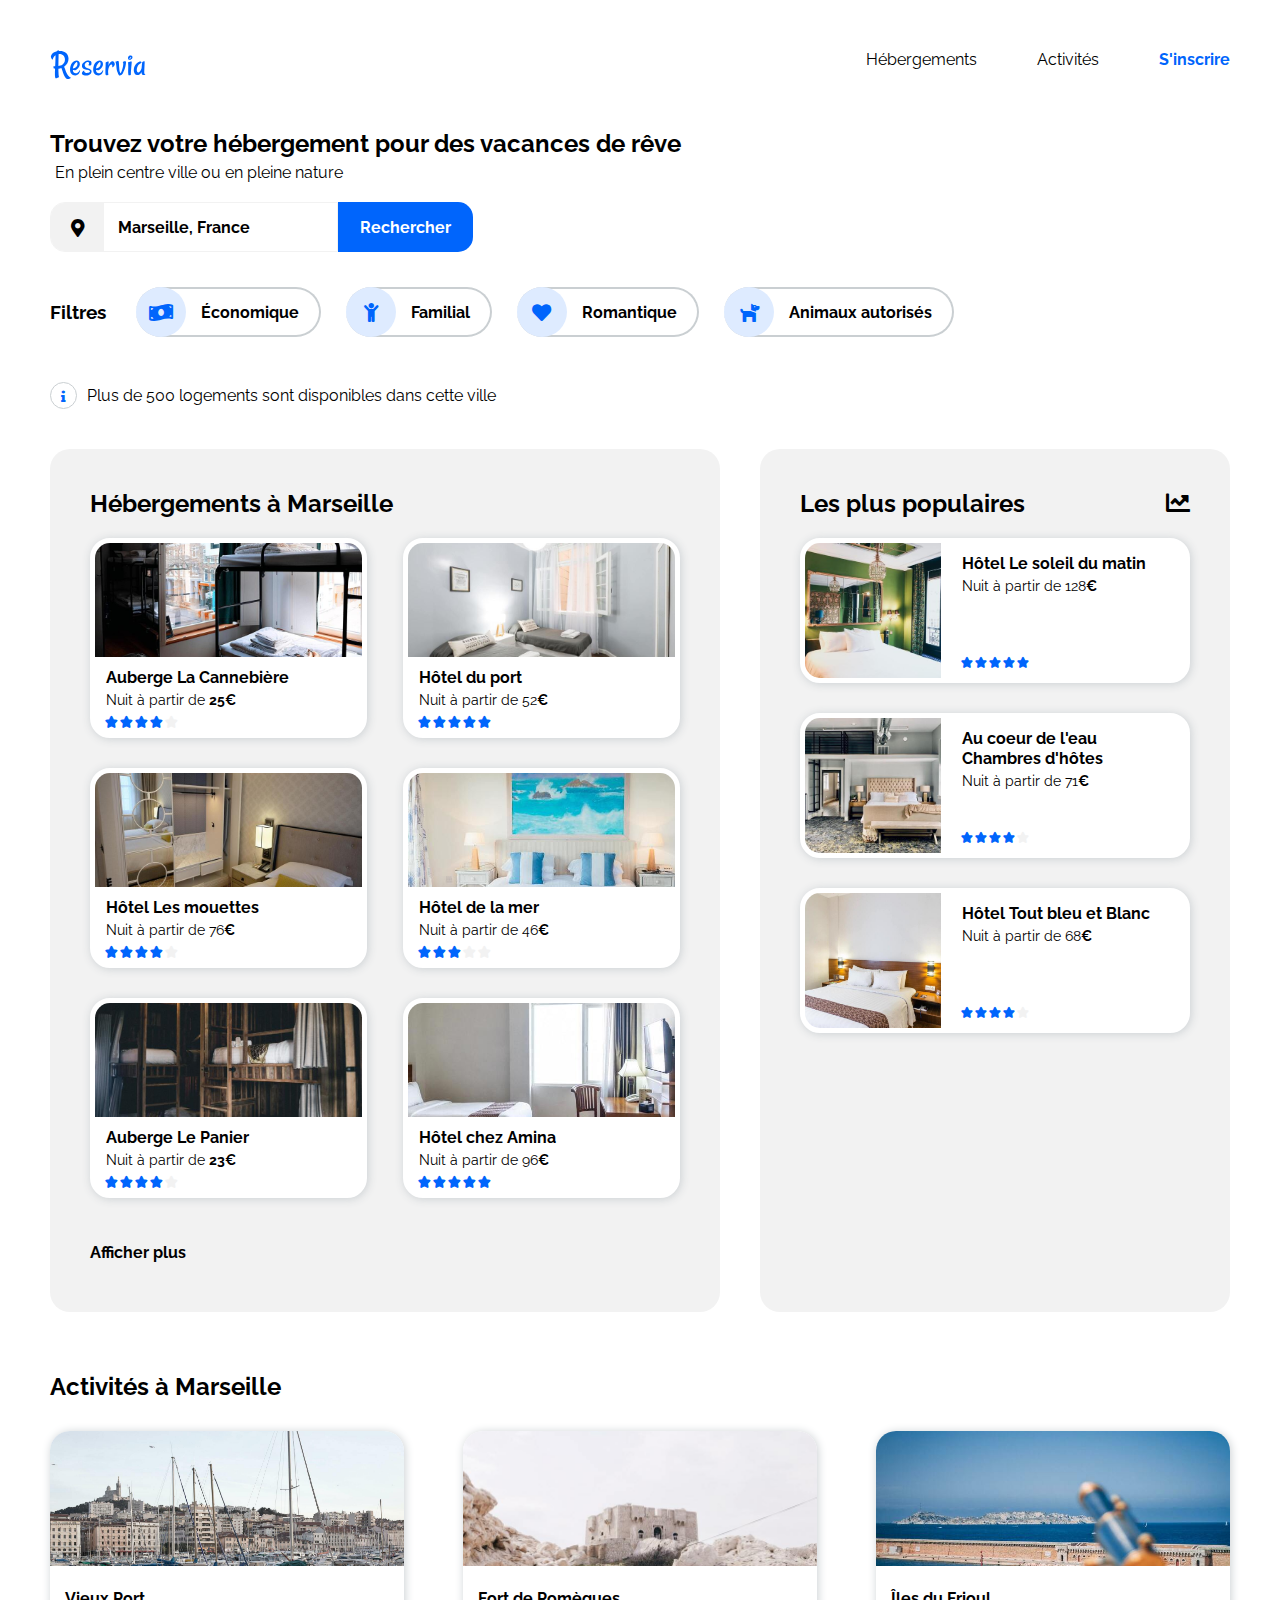
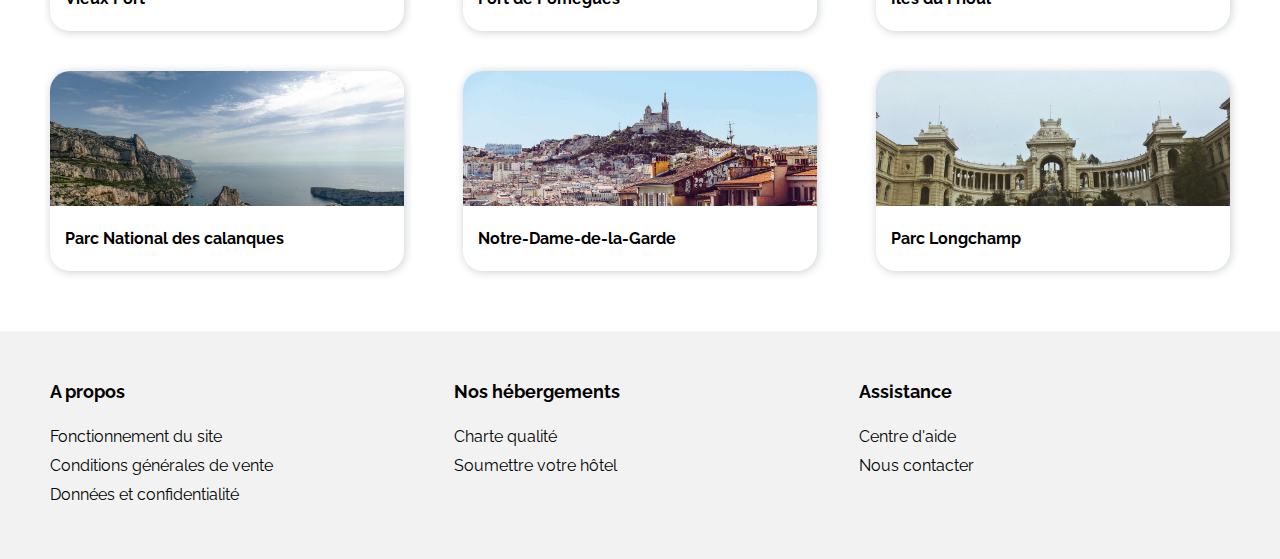
<file: index.html>
<!DOCTYPE html>
<html lang="fr">
  <head>
    <meta charset="utf-8" />
    <meta name="viewport" content="width=device-width" />
    <link rel="stylesheet" href="style.css" />
    <title>Reservia</title>
  </head>

  <body>
    <header class="conteneur header">
      <div class="entete">
        <img src="images/logo/Reservia.svg" alt="logo" class="logo"/>
        <nav id="menu">
          <ul>
            <li>
              <a href="#hebergements" class="menu_hebergements">Hébergements</a>
            </li>
            <li><a href="#activites" class="menu_activites">Activités</a></li>
          </ul>
        </nav>
        <a href="#" class="menu_inscrire">S'inscrire</a>
      </div>
      <h1>Trouvez votre hébergement pour des vacances de rêve</h1>
      <p>En plein centre ville ou en pleine nature</p>
      <ul id="recherche">
        <li class="formulaire">
          <form method="post" action="traitement.php" id="formulaire">
            <label for="lieu" class="map_marker"></label>
            <input
              type="text"
              name="lieu"
              id="lieu"
              value="Marseille, France"
            />
          </form>
        </li>
        <li>
          <a href="#" class="search"><p>Rechercher</p></a>
        </li>
      </ul>
      <div id="filtres">
        <h3 class="filtres_titre">Filtres</h3>
        <a href="#" class="filtre money">
          <h3>Économique</h3>
        </a>
        <a href="#" class="filtre child">
          <h3>Familial</h3>
        </a>
        <a href="#" class="filtre heart">
          <h3>Romantique</h3>
        </a>
        <a href="#" class="filtre dog">
          <h3>Animaux autorisés</h3>
        </a>
      </div>
      <p class="infos">
        Plus de 500 logements sont disponibles dans cette ville
      </p>
    </header>

    <main>
      <section id="hebergements" class="conteneur hebergements">
        <div id="hebergements_m">
          <h2>Hébergements à Marseille</h2>
          <div class="articles_h">
            <a href="#" class="auberge_cannebiere">
              <article class="article_h">
                <div class="image_h cannebiere"></div>
                <ul class="description_h">
                  <li><h3>Auberge La Cannebière</h3></li>
                  <li>
                    <p>Nuit à partir de <em>25€</em></p>
                  </li>
                  <li class="note">
                    <ul class="etoiles">
                      <li class="blue star"></li>
                      <li class="blue star"></li>
                      <li class="blue star"></li>
                      <li class="blue star"></li>
                      <li class="white star"></li>
                    </ul>
                  </li>
                </ul>
              </article>
            </a>
            <a href="#" class="hotel_port">
              <article class="article_h">
                <div class="image_h port"></div>
                <ul class="description_h">
                  <li><h3>Hôtel du port</h3></li>
                  <li>
                    <p>Nuit à partir de 52<em>€</em></p>
                  </li>
                  <li class="note">
                    <ul class="etoiles">
                      <li class="blue star"></li>
                      <li class="blue star"></li>
                      <li class="blue star"></li>
                      <li class="blue star"></li>
                      <li class="blue star"></li>
                    </ul>
                  </li>
                </ul>
              </article>
            </a>
            <a href="#" class="hotel_mouettes">
              <article class="article_h">
                <div class="image_h mouettes"></div>
                <ul class="description_h">
                  <li><h3>Hôtel Les mouettes</h3></li>
                  <li>
                    <p>Nuit à partir de 76<em>€</em></p>
                  </li>
                  <li class="note">
                    <ul class="etoiles">
                      <li class="blue star"></li>
                      <li class="blue star"></li>
                      <li class="blue star"></li>
                      <li class="blue star"></li>
                      <li class="white star"></li>
                    </ul>
                  </li>
                </ul>
              </article>
            </a>
            <a href="#" class="hotel_mer">
              <article class="article_h">
                <div class="image_h mer"></div>
                <ul class="description_h">
                  <li><h3>Hôtel de la mer</h3></li>
                  <li>
                    <p>Nuit à partir de 46<em>€</em></p>
                  </li>
                  <li class="note">
                    <ul class="etoiles">
                      <li class="blue star"></li>
                      <li class="blue star"></li>
                      <li class="blue star"></li>
                      <li class="white star"></li>
                      <li class="white star"></li>
                    </ul>
                  </li>
                </ul>
              </article>
            </a>
            <a href="#" class="auberge_panier">
              <article class="article_h">
                <div class="image_h panier"></div>
                <ul class="description_h">
                  <li><h3>Auberge Le Panier</h3></li>
                  <li>
                    <p>Nuit à partir de <em>23€</em></p>
                  </li>
                  <li class="note">
                    <ul class="etoiles">
                      <li class="blue star"></li>
                      <li class="blue star"></li>
                      <li class="blue star"></li>
                      <li class="blue star"></li>
                      <li class="white star"></li>
                    </ul>
                  </li>
                </ul>
              </article>
            </a>
            <a href="#" class="hotel_amina">
              <article class="article_h">
                <div class="image_h amina"></div>
                <ul class="description_h">
                  <li><h3>Hôtel chez Amina</h3></li>
                  <li>
                    <p>Nuit à partir de 96<em>€</em></p>
                  </li>
                  <li class="note">
                    <ul class="etoiles">
                      <li class="blue star"></li>
                      <li class="blue star"></li>
                      <li class="blue star"></li>
                      <li class="blue star"></li>
                      <li class="blue star"></li>
                    </ul>
                  </li>
                </ul>
              </article>
            </a>
          </div>
          <a href="#" class="afficher_plus">Afficher plus</a>
        </div>
        <div id="hebergements_p">
          <header>
            <h2>Les plus populaires</h2>
            <div class="fleche"></div>
          </header>
          <div class="articles_p">
            <a href="#" class="hotel_soleilmatin">
              <article class="article_p">
                <div class="image_p soleilmatin"></div>
                <ul class="description_p">
                  <li><h3>Hôtel Le soleil du matin</h3></li>
                  <li>
                    <p>Nuit à partir de 128<em>€</em></p>
                  </li>
                  <li class="note">
                    <ul class="etoiles">
                      <li class="blue star"></li>
                      <li class="blue star"></li>
                      <li class="blue star"></li>
                      <li class="blue star"></li>
                      <li class="blue star"></li>
                    </ul>
                  </li>
                </ul>
              </article>
            </a>
            <a href="#" class="chambres_hotes_eau">
              <article class="article_p">
                <div class="image_p eau"></div>
                <ul class="description_p">
                  <li><h3>Au coeur de l'eau Chambres d'hôtes</h3></li>
                  <li>
                    <p>Nuit à partir de 71<em>€</em></p>
                  </li>
                  <li class="note">
                    <ul class="etoiles">
                      <li class="blue star"></li>
                      <li class="blue star"></li>
                      <li class="blue star"></li>
                      <li class="blue star"></li>
                      <li class="white star"></li>
                    </ul>
                  </li>
                </ul>
              </article>
            </a>
            <a href="#" class="hotel_bleublanc">
              <article class="article_p">
                <div class="image_p bleublanc"></div>
                <ul class="description_p">
                  <li><h3>Hôtel Tout bleu et Blanc</h3></li>
                  <li>
                    <p>Nuit à partir de 68<em>€</em></p>
                  </li>
                  <li class="note">
                    <ul class="etoiles">
                      <li class="blue star"></li>
                      <li class="blue star"></li>
                      <li class="blue star"></li>
                      <li class="blue star"></li>
                      <li class="white star"></li>
                    </ul>
                  </li>
                </ul>
              </article>
            </a>
          </div>
        </div>
      </section>
      <section id="activites" class="conteneur activites">
        <h2>Activités à Marseille</h2>
        <div id="activites_m">
          <a href="#" class="vieux_port">
            <article class="article_a">
              <div class="image_a vieuxport"></div>
              <h3 class="description_a">Vieux Port</h3>
            </article>
          </a>
          <a href="#" class="fort_pomegues">
            <article class="article_a">
              <div class="image_a pomegues"></div>
              <h3 class="description_a">Fort de Pomègues</h3>
            </article>
          </a>
          <a href="#" class="iles_frioul">
            <article class="article_a">
              <div class="image_a frioul"></div>
              <h3 class="description_a">Îles du Frioul</h3>
            </article>
          </a>
          <a href="#" class="parc_calanques">
            <article class="article_a">
              <div class="image_a calanques"></div>
              <h3 class="description_a">Parc National des calanques</h3>
            </article>
          </a>
          <a href="#" class="notredame_garde">
            <article class="article_a">
              <div class="image_a garde"></div>
              <h3 class="description_a">Notre-Dame-de-la-Garde</h3>
            </article>
          </a>
          <a href="#" class="parc_longchamp">
            <article class="article_a">
              <div class="image_a longchamp"></div>
              <h3 class="description_a">Parc Longchamp</h3>
            </article>
          </a>
        </div>
      </section>
    </main>

    <footer id="footer">
      <div class="conteneur nav">
        <nav class="nav_footer">
          <h2>A propos</h2>
          <a href="#">Fonctionnement du site</a>
          <a href="#">Conditions générales de vente</a>
          <a href="#">Données et confidentialité</a>
        </nav>
        <nav class="nav_footer">
          <h2>Nos hébergements</h2>
          <a href="#">Charte qualité</a>
          <a href="#">Soumettre votre hôtel</a>
        </nav>
        <nav class="nav_footer">
          <h2>Assistance</h2>
          <a href="#">Centre d'aide</a>
          <a href="#">Nous contacter</a>
        </nav>
      </div>
    </footer>
  </body>
</html>
</file>
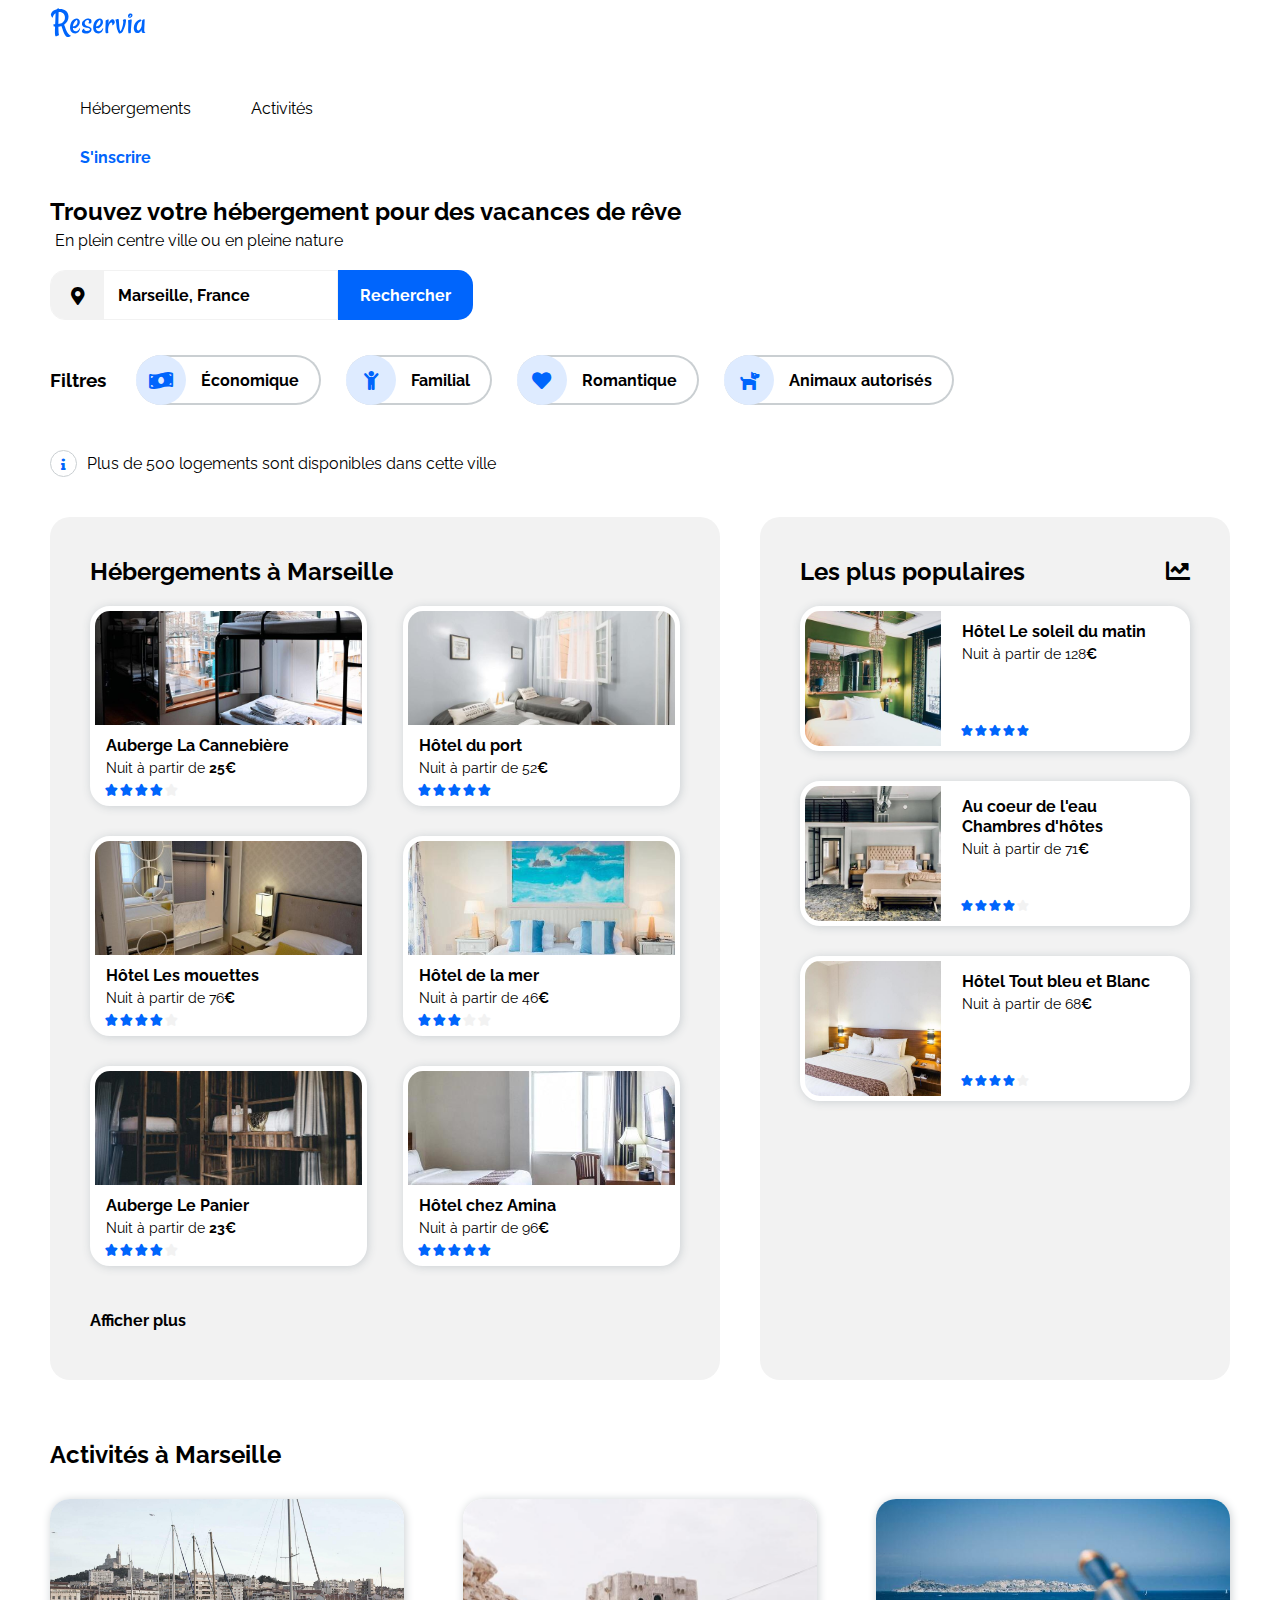
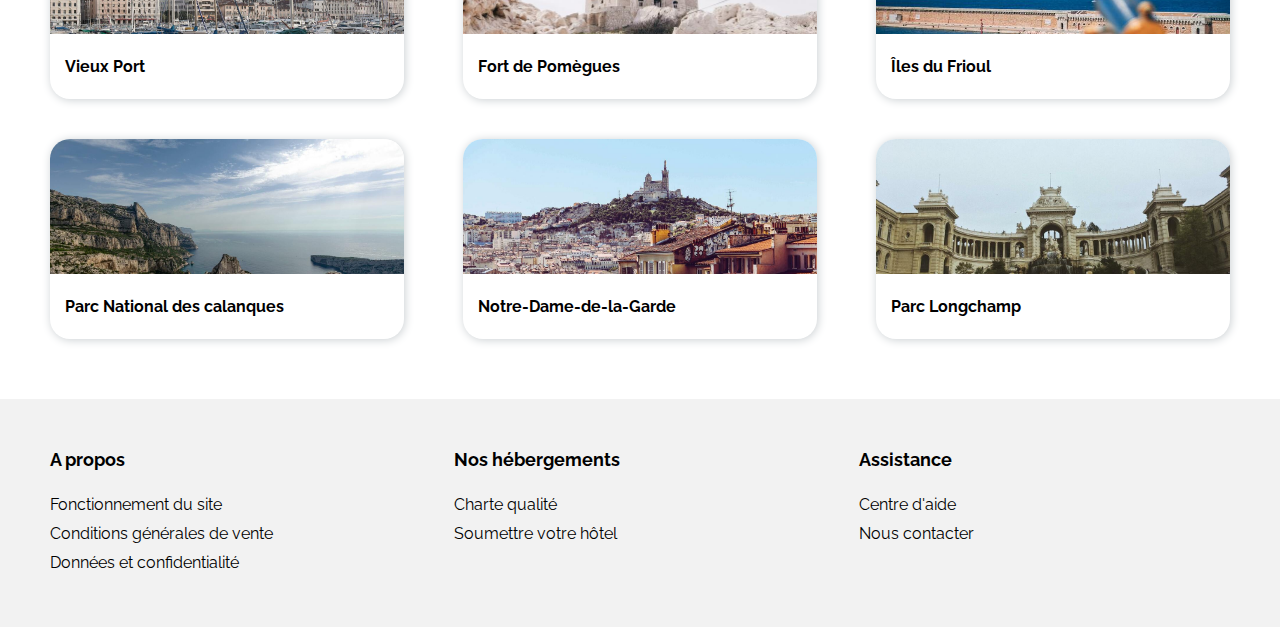
<file: reservia.html>
<!DOCTYPE html>
<html>
  <head>
    <meta charset="utf-8" />
    <meta name="viewport" content="width=device-width" />
    <link rel="stylesheet" href="style.css" />
    <title>Reservia</title>
  </head>

  <body>
      <header class="conteneur header">
        <div id="entete">
          <img src="images/logo/Reservia.svg" alt="logo" />
          <nav id="menu">
            <ul>
              <li><a href="#hebergements" class="menu_hebergements">Hébergements</a></li>
              <li><a href="#activites" class="menu_activites">Activités</a></li>
            </ul> 
          </nav>
          <a href="#" class="menu_inscrire">S'inscrire</a>
        </div>
        <h1>Trouvez votre hébergement pour des vacances de rêve</h1>
        <p>En plein centre ville ou en pleine nature</p>
        <ul id="recherche">
          <li class="formulaire">
            <form method="post" action="traitement.php" id="formulaire">
              <label for="lieu" class="map_marker"></label>
              <input
                type="text"
                name="lieu"
                id="lieu"
                value="Marseille, France"/>
            </form>
          </li>
          <li>
            <a href="#" class="search"><p>Rechercher</p></a>
          </li>
        </ul>
        <div id="filtres">
          <h3 class="filtres_titre">Filtres</h3>
          <a href="#" class="filtre money">
            <h3>Économique</h3>
          </a>
          <a href="#" class="filtre child">
            <h3>Familial</h3>
          </a>
          <a href="#" class="filtre heart">
            <h3>Romantique</h3>
          </a>
          <a href="#" class="filtre dog">
            <h3>Animaux autorisés</h3>
          </a>
        </div>
        <p class="infos">
          Plus de 500 logements sont disponibles dans cette ville
        </p>
      </header>

      <main>
        <section id="hebergements" class="conteneur hebergements">
          <div id="hebergements_m">
            <h2>Hébergements à Marseille</h2>
            <div class="articles_h">
              <a href="#" class="auberge_cannebiere">
                <article class="article_h">
                  <div class="image_h cannebiere"></div>
                  <ul class="description_h">
                    <li><h3>Auberge La Cannebière</h3></li>
                    <li><p>Nuit à partir de <em>25€</em></p></li>
                    <li class="note">
                      <ul class="etoiles">
                        <li class="blue star"></li>
                        <li class="blue star"></li>
                        <li class="blue star"></li>
                        <li class="blue star"></li>
                        <li class="white star"></li>
                      </ul>
                    </li>
                  </ul>
                </article>
              </a>
              <a href="#" class="hotel_port">
                <article class="article_h">
                  <div class="image_h port"></div>
                  <ul class="description_h">
                    <li><h3>Hôtel du port</h3></li>
                    <li>
                      <p>Nuit à partir de 52<em>€</em></p>
                    </li>
                    <li class="note">
                      <ul class="etoiles">
                        <li class="blue star"></li>
                        <li class="blue star"></li>
                        <li class="blue star"></li>
                        <li class="blue star"></li>
                        <li class="blue star"></li>
                      </ul>
                    </li>
                  </ul>
                </article>
              </a>
              <a href="#" class="hotel_mouettes">
                <article class="article_h">
                  <div class="image_h mouettes"></div>
                  <ul class="description_h">
                    <li><h3>Hôtel Les mouettes</h3></li>
                    <li>
                      <p>Nuit à partir de 76<em>€</em></p>
                    </li>
                    <li class="note">
                      <ul class="etoiles">
                        <li class="blue star"></li>
                        <li class="blue star"></li>
                        <li class="blue star"></li>
                        <li class="blue star"></li>
                        <li class="white star"></li>
                      </ul>
                    </li>
                  </ul>
                </article>
              </a>
              <a href="#" class="hotel_mer">
                <article class="article_h">
                  <div class="image_h mer"></div>
                  <ul class="description_h">
                    <li><h3>Hôtel de la mer</h3></li>
                    <li>
                      <p>Nuit à partir de 46<em>€</em></p>
                    </li>
                    <li class="note">
                      <ul class="etoiles">
                        <li class="blue star"></li>
                        <li class="blue star"></li>
                        <li class="blue star"></li>
                        <li class="white star"></li>
                        <li class="white star"></li>
                      </ul>
                    </li>
                  </ul>
                </article>
              </a>
              <a href="#" class="auberge_panier">
                <article class="article_h">
                  <div class="image_h panier"></div>
                  <ul class="description_h">
                    <li><h3>Auberge Le Panier</h3></li>
                    <li>
                      <p>Nuit à partir de <em>23€</em></p>
                    </li>
                    <li class="note">
                      <ul class="etoiles">
                        <li class="blue star"></li>
                        <li class="blue star"></li>
                        <li class="blue star"></li>
                        <li class="blue star"></li>
                        <li class="white star"></li>
                      </ul>
                    </li>
                  </ul>
                </article>
              </a>
              <a href="#" class="hotel_amina">
                <article class="article_h">
                  <div class="image_h amina"></div>
                  <ul class="description_h">
                    <li><h3>Hôtel chez Amina</h3></li>
                    <li><p>Nuit à partir de 96<em>€</em></p></li>
                    <li class="note">
                      <ul class="etoiles">
                        <li class="blue star"></li>
                        <li class="blue star"></li>
                        <li class="blue star"></li>
                        <li class="blue star"></li>
                        <li class="blue star"></li>
                      </ul>
                    </li>
                  </ul>
                </article>
              </a>
            </div>
            <a href="#" class="afficher_plus">Afficher plus</a>
          </div>
          <div id="hebergements_p">
            <header>
              <h2>Les plus populaires</h2>
              <div class="fleche"></div>
            </header>
            <div class="articles_p">
              <a href="#" class="hotel_soleilmatin">
                <article class="article_p">
                  <div class="image_p soleilmatin"></div>
                  <ul class="description_p">
                    <li><h3>Hôtel Le soleil du matin</h3></li>
                    <li><p>Nuit à partir de 128<em>€</em></p></li>
                    <li class="note">
                      <ul class="etoiles">
                        <li class="blue star"></li>
                        <li class="blue star"></li>
                        <li class="blue star"></li>
                        <li class="blue star"></li>
                        <li class="blue star"></li>
                      </ul>
                    </li>
                  </ul>
                </article>
              </a>
              <a href="#" class="chambres_hotes_eau">
                <article class="article_p">
                  <div class="image_p eau"></div>
                  <ul class="description_p">
                    <li><h3>Au coeur de l'eau Chambres d'hôtes</h3></li>
                    <li><p>Nuit à partir de 71<em>€</em></p></li>
                    <li class="note">
                      <ul class="etoiles">
                        <li class="blue star"></li>
                        <li class="blue star"></li>
                        <li class="blue star"></li>
                        <li class="blue star"></li>
                        <li class="white star"></li>
                      </ul>
                    </li>
                  </ul>
                </article>
              </a>
              <a href="#" class="hotel_bleublanc">
                <article class="article_p">
                  <div class="image_p bleublanc"></div>
                  <ul class="description_p">
                    <li><h3>Hôtel Tout bleu et Blanc</h3></li>
                    <li><p>Nuit à partir de 68<em>€</em></p></li>
                    <li class="note">
                      <ul class="etoiles">
                        <li class="blue star"></li>
                        <li class="blue star"></li>
                        <li class="blue star"></li>
                        <li class="blue star"></li>
                        <li class="white star"></li>
                      </ul>
                    </li>
                  </ul>
                </article>
              </a>
            </div>
          </div>
        </section>
        <section id="activites" class="conteneur activites">
          <h2>Activités à Marseille</h2>
          <div id="activites_m">
            <a href="#" class="vieux_port">
              <article class="article_a">
                <div class="image_a vieuxport"></div>
                <h3 class="description_a">Vieux Port</h3>
              </article>
             </a>
            <a href="#" class="fort_pomegues">
              <article class="article_a">
                <div class="image_a pomegues"></div>
                <h3 class="description_a">Fort de Pomègues</h3>
              </article>
            </a>
            <a href="#" class="iles_frioul">
              <article class="article_a">
                <div class="image_a frioul"></div>
                <h3 class="description_a">Îles du Frioul</h3>
              </article>
            </a>
            <a href="#" class="parc_calanques">
              <article class="article_a">
                <div class="image_a calanques"></div>
                <h3 class="description_a">Parc National des calanques</h3>
              </article>
            </a>
            <a href="#" class="notredame_garde">
              <article class="article_a">
                <div class="image_a garde"></div>
                <h3 class="description_a">Notre-Dame-de-la-Garde</h3>
              </article>
            </a>
            <a href="#" class="parc_longchamp">
              <article class="article_a">
                <div class="image_a longchamp"></div>
                <h3 class="description_a">Parc Longchamp</h3>
              </article>
            </a>
          </div>
        </section>
      </main>
    <footer id="footer">
      <div class="conteneur nav">
        <nav class="nav_footer">
          <h2>A propos</h2>
          <a href="#">Fonctionnement du site</a>
          <a href="#">Conditions générales de vente</a>
          <a href="#">Données et confidentialité</a>
        </nav>
        <nav class="nav_footer">
          <h2>Nos hébergements</h2>
          <a href="#">Charte qualité</a>
          <a href="#">Soumettre votre hôtel</a>
        </nav>
        <nav class="nav_footer">
          <h2>Assistance</h2>
          <a href="#">Centre d'aide</a>
          <a href="#">Nous contacter</a>
        </nav>
      </div>
    </footer>
  </body>
</html>
</file>
<file: style.css>
/* police, normal*/
@font-face {
  font-family: "Raleway";
  src: url("polices/Raleway-Regular.eot");
  src: url("polices/Raleway-Regular.eot?#iefix") format("embedded-opentype"),
    url("polices/Raleway-Regular.woff2") format("woff2"),
    url("polices/Raleway-Regular.woff") format("woff"),
    url("polices/Raleway-Regular.ttf") format("truetype"),
    url("polices/Raleway-Regular.svg#Raleway-Regular") format("svg");
  font-weight: normal;
  font-style: normal;
  font-display: swap;
}

/* police, gras*/
@font-face {
  font-family: "Raleway";
  src: url("polices/Raleway-Bold.eot");
  src: url("polices/Raleway-Bold.eot?#iefix") format("embedded-opentype"),
    url("polices/Raleway-Bold.woff2") format("woff2"),
    url("polices/Raleway-Bold.woff") format("woff"),
    url("polices/Raleway-Bold.ttf") format("truetype"),
    url("polices/Raleway-Bold.svg#Raleway-Bold") format("svg");
  font-weight: bold;
  font-style: normal;
  font-display: swap;
}

/*icones*/
@font-face {
  font-family: 'icomoon';
  src:  url('icones/icomoon.eot?7l4vh7');
  src:  url('icones/icomoon.eot?7l4vh7#iefix') format('embedded-opentype'),
    url('icones/icomoon.ttf?7l4vh7') format('truetype'),
    url('icones/icomoon.woff?7l4vh7') format('woff'),
    url('icones/icomoon.svg?7l4vh7#icomoon') format('svg');
  font-weight: normal;
  font-style: normal;
  font-display: block;
}

.map_marker:before,
.money:before,
.child:before,
.heart:before,
.dog:before,
.infos:before,
.fleche:before,
.star:before,
.search:before {
  /* use !important to prevent issues with browser extensions that change fonts */
  font-family: "icomoon" !important;
  font-style: normal;
  font-weight: normal;
  font-variant: normal;
  text-transform: none;
  line-height: 1;

  display: flex;
  align-items: center;
  justify-content: center;
}

.map_marker:before {
  content: "m";
}

.money:before {
  content: "b";
}

.child:before {
  content: "c";
}

.heart:before {
  content: "h";
}

.dog:before {
  content: "d";
}

.infos:before {
  content: "i";
}

.fleche:before {
  content: "a";
  font-size: x-large;
}

.star:before {
  content: "s";
  font-weight: bold;
  margin-right: 2px;
}

.search:before {
  content: "\72";
}

/*MISE EN PAGE PRINCIPALE (BODY ET BLOC PAGE)*/

/*Général*/
body, #lieu {
  font-family: "Raleway";
  font-weight: normal;
  margin: 0px;
}

.conteneur {
  max-width: 1340px;
  margin: auto;
  padding-left: 50px;
  padding-right: 50px;
}

/*Titres*/
h1 {
  font-size: x-large;
  margin: 0px;
  margin-top: 30px;
}

h2 {
  font-size: large;
  font-style: normal;
  margin-top: 30px;
  margin-bottom: 30px;
}

h3 {
  font-size: 1em;
  font-style: normal;
}

/*Texte*/
em {
  font-weight: bold;
  font-style: normal;
}

main p {
  font-size: 0.9em;
}

ul {
  padding: 0%;
  margin: 0%;
  list-style: none;
}

/*Liens*/
a {
  text-decoration: none;
  color: black;
}

footer a {
  color: black;
  padding-top: 5px;
  padding-bottom: 5px;
}

/*HEADER*/

.conteneur .entete {
  padding: 0px;
}

.entete {
  display: flex;
  padding-bottom: 30px;
}

.entete img {
  margin-right: auto;
  margin-top: 30px;
}

#menu ul {
  display: flex;
  font-style: normal;
}

#menu li {
  display: flex;
  justify-content: center;
}

#menu a {
  padding: 30px;
  padding-top: 50px;
}

#menu a:hover {
  padding-top: 47px;
  border-top: 3px #0065fc solid;
}

.menu_hebergements:hover, .menu_activites:hover,
.menu_inscrire {
  color: #0065fc;
}

/*
.menu_hebergements:hover, .menu_activites:hover {
  border-top: 3px #0065fc solid;
}
*/

.menu_inscrire {
  font-weight: bold;
  padding-top: 50px;
  padding-bottom: 20px;
  padding-left: 30px;
  text-align: right;
}

header p {
  margin: 5px;
}

/*FORMULAIRE*/
/*toute la ligne*/
#recherche {
  display: flex;
  margin-top: 20px;
  margin-bottom: 30px;
  height: 50px;
  max-width: 450px;
}

/*Contient l'icone et la barre de recherche*/
#formulaire {
  display: flex;
  height: 48px;
  border: 1px #f2f2f2 solid;
  border-radius: 15px 0px 0px 15px;
  overflow: hidden;
}

/*icone map*/
.map_marker {
  font-size: large;
  display: flex;
  justify-content: center;
  align-content: center;
  height: 50px;
  width: 70px;
  background-color: #f2f2f2;
}

/*barre de recherche du formulaire*/
#lieu {
  font-size: medium;
  font-weight: bold;
  color: black;
  padding-left: 5%;
  border: none;
  width: 100%;
}

/*Bouton rechercher*/
.search {
  color: white;
  background-color: #0065fc;
  font-size: medium;
  font-weight: bold;
  height: 50px;
  display: flex;
  align-items: center;
  justify-content: center;
  width: 135px;
  border-radius: 0px 15px 15px 0px;
  box-sizing: border-box;
  margin: 0px
}

/*Icone recherche*/
.search:before {
  display: none;
}

/*FILTRES*/

/*Contient tous les éléments "filtre" de la ligne*/
#filtres {
  display: flex;
  align-items: center;
  flex-wrap: wrap;
  padding: 0px;
  font-weight: bold;
}

/*Titre*/
.filtres_titre {
  justify-content: center;
  margin-right: 30px;
  font-size: 1.2em;
}

/*Bouton entier*/
.filtre {
  height: 46px;
  margin-right: 25px;
  border: 2px #CACFD2 solid;
  border-radius: 40px;
  border-left: none;
  display: flex;
  align-items: center;
}

.filtre h3 {
  margin-right: 20px;
  margin-left: 15px;
}

#filtres a:hover {
  background-color: #deebff71;
}


/*icones*/
.money:before,
.child:before,
.heart:before,
.dog:before {
  width: 50px;
  height: 50px;
  color: #0065fc;
  background-color: #deebff;
  border-radius: 25px;
  font-size: 1.2em;
}

/*INFOS*/
.infos {
  display: flex;
  align-items: center;
  margin: 40px 0px 40px 0px;
}

.infos:before {
  font-size: 0.75em;
  color: #0065fc;
  border: 1px #cacfd2 solid;
  border-radius: 15px;
  width: 25px;
  height: 25px;
  margin-right: 10px;
}

/*MAIN*/

/*HEBERGMENTS*/

/*Contient les deux div-conteneurs "hébergements à Marseille" et "les plus populaires"*/
.hebergements {
  display: flex;
  justify-content: space-between;
  flex-wrap: wrap;
}

/*Conteneurs "Hébergemenst à Marseille" et "Les plus populaires"*/
#hebergements_m,
#hebergements_p {
  padding-left: 40px;
  padding-right: 40px;
  padding-top: 20px;
  background-color: #f2f2f2;
  border-radius: 20px;
  margin-bottom: 30px;
}

/*Espacement entre les deux blocs hébergements, conteneur hébergements à marseille*/
#hebergements_m {
  width: 60%;
  padding-bottom: 50px;
  margin-right: 40px;
  justify-content: space-between;
  flex-grow: 2;
}

/*taille du bloc hébergements populaires */
#hebergements_p {
  flex-grow: 1;
}

#hebergements_m h2, #hebergements_p h2, #activites h2 {
  font-size: x-large;
}

.hebergements h2 {
  margin-top: 20px;
  margin-bottom: 20px;
}

/*HEBERGEMENTS MARSEILLE*/

/*Div qui contient les articles hébergements à Marseille*/
.articles_h {
  display: flex;
  flex-wrap: wrap;
  justify-content: space-between;
  margin-bottom: 15px;
}

/*Caractéristiques d'un article*/
.article_h {
  display: flex;
  flex-direction: column;
  min-width: 240px;
  height: 190px;
  margin-bottom: 30px;
  border: 5px white solid;
  border-radius: 20px;
  background-color: white;
  overflow: hidden;
  box-shadow: 1px 1px 10px #CACFD2;
}

/*Bande blanche du bas pour la description des images*/
.description_h {
  padding: 10px;
  padding-bottom: 5px;
  display: flex;
  flex-direction: column;
  justify-content: space-between;
}

/*Formatage du texte dans la description pour les hébergements à Marseille+les plus populaires*/
.description_h h3,
.description_h p,
.description_p h3,
.description_p p {
  margin: 1px;
  line-height: 20px;
}

/*Mise en page/positionnement des images dans les boutons*/
.image_h {
  background-size: cover;
  background-position: center;
  height: 115px;
}

/*Les différentes images de la div hébergements à Marseille*/
.cannebiere {
  background-image: url(images/hebergements/4_small/marcus-loke-WQJvWU_HZFo-unsplash.jpg);
}

.port {
  background-image: url(images/hebergements/4_small/fred-kleber-gTbaxaVLvsg-unsplash.jpg);
}

.mouettes {
  background-image: url(images/hebergements/4_small/reisetopia-B8WIgxA_PFU-unsplash.jpg);
}

.mer {
  background-image: url(images/hebergements/4_small/annie-spratt-Eg1qcIitAuA-unsplash.jpg);
}

.panier {
  background-image: url(images/hebergements/4_small/nicate-lee-kT-ZyaiwBe0-unsplash.jpg);
}

.amina {
  background-image: url(images/hebergements/4_small/febrian-zakaria-M6S1WvfW68A-unsplash.jpg);
}

.afficher_plus {
  font-weight: bold;
}

/*HEBERGEMENTS POPULAIRES*/
#hebergements_p header {
  display: flex;
  justify-content: space-between;
  align-items: center;
  width: 100%;
}

/*Conteneur des articles hébergements populaires*/
.articles_p {
  display: flex;
  flex-direction: column;
}

#hebergements_p a {
  width: 100%;
}

/*Caractéristiques d'un article*/
.article_p {
  height: 135px;
  margin-bottom: 30px;
  border: 5px white solid;
  border-radius: 20px;
  background-color: white;
  overflow: hidden;
  display: flex;
  box-shadow: 1px 1px 10px #CACFD2;
}

/*Bande blanche sur le côté pour la description des images*/
.description_p {
  width: 60%;
  padding: 10px 20px 10px 20px;
  display: flex;
  flex-direction: column;
}

/*Mise en page/positionnement des images dans les boutons*/
.image_p {
  background-size: cover;
  background-position: center;
  width: 40%;
}

/*Les différentes images des hébergements populaires*/
.soleilmatin {
  background-image: url(images/hebergements/4_small/emile-guillemot-Bj_rcSC5XfE-unsplash.jpg);
}

.eau {
  background-image: url(images/hebergements/4_small/aw-creative-VGs8z60yT2c-unsplash.jpg);
}

.bleublanc {
  background-image: url(images/hebergements/4_small/febrian-zakaria-sjvU0THccQA-unsplash.jpg);
}

/*ETOILES*/
.note {
  margin-top: auto;
}

/*Conteneur des étoiles*/
.etoiles {
  display: flex;
  height: 17px;
  align-items: flex-end;
  margin-top: auto;
}

#hebergements_m .etoiles {
  font-size: 0.7em;
}

#hebergements_p .etoiles {
  font-size: 0.65em;
}

.blue {
  color: #0065fc;
}

.white {
  color: #f2f2f2;
}

/*ACTIVITES MARSEILLE*/

#activites_m {
  padding-bottom: 20px;
  display: flex;
  justify-content: space-between;
  flex-flow: column wrap;
  align-content: space-between;
  height: 505px;
  box-sizing: border-box;
}

.article_a {
  display: flex;
  flex-direction: column;
  background-color: white;
  box-shadow: 1px 1px 10px #CACFD2;
  border-radius: 20px;
  overflow: hidden;
  min-width: 300px;
  margin-bottom: 40px;
}

.image_a {
  background-size: cover;
  background-position: center;
  min-height: 60px;
  flex: 1;
}

.vieux_port article,
.parc_calanques article {
  height: 445px;
}

.fort_pomegues article {
  height: 235px;
}

.iles_frioul article {
  height: 165px;
}

.notredame_garde article {
  height: 195px;
}

.parc_longchamp article {
  height: 210px;
}

.description_a {
  padding: 5px;
  font-size: medium;
  height: 35px;
  margin: 10px;
  display: flex;
  align-items: center;
}

.vieuxport {
  background-image: url(images/activites/3_medium/reno-laithienne-QUgJhdY5Fyk-unsplash.jpg);
  background-size: 220%;
  background-position: 50% 20%;
}

.pomegues {
  background-image: url(images/activites/3_medium/paul-hermann-QFTrLdQIRhI-unsplash.jpg);
  background-position-y: 42%;
}

.frioul {
  background-image: url(images/activites/4_small/kevin-hikari-rV_Qd1l-VXg-unsplash.jpg);
  background-position-y: 20%;
}

.calanques {
  background-image: url(images/activites/3_medium/kilyan-sockalingum-NR8-cBCN3aI-unsplash.jpg);
  background-position: top;
  background-size: 215%;
}

.garde {
  background-image: url(images/activites/3_medium/florian-wehde-xW9e8gdotxI-unsplash.jpg);
  background-position-y: 5%;

}

.longchamp {
  background-image: url(images/activites/3_medium/lena-paulin-wH2-EJoDcV0-unsplash.jpg);
  background-position-y: 15%;
}

/*FOOTER*/
#footer {
  background-color: #f2f2f2;
  min-width: 100%;
}

#footer h2 {
  margin-top: 20px;
  margin-bottom: 20px;;
}

#footer .conteneur {
  display: flex;
}

.nav_footer {
  margin-top: 30px;
  margin-bottom: 50px;
  margin-right: 15px;
  flex: 1 0 33%;
  display: flex;
  flex-direction: column;
}

/*MEDIA QUERIES*/

@media screen and (max-width: 1440px) {
  /*GENERAL*/
  .conteneur {
    width: auto;
  }

  /*HEBERGEMENTS*/
  /*Div hebergements à Marseille*/
  #hebergements_m {
    max-width: 50%;
  }

  #hebergements_m a {
    width: 47%;
  }

  #hebergements_m article {
    min-width: 203px;
  }

  /*Div hébergements populaires*/
  #hebergements_p {
    align-items: center;
  }

  /*ACTIVITES*/
  #activites_m {
    height: auto;
    max-height: 1000px;
    flex-direction: row;
  }

  #activites_m a {
    width: 30%;
  }

  #activites_m article {
    min-height: 200px;
    height: auto;
    min-width: auto;
  }

  .vieuxport {
    background-size: 100%;
    background-position: 50% 15%;
  }

  .calanques {
    background-size: 100%;
    background-position-y: 18%;
  }
  
  .garde {
    background-position-y: 15%;
  
  }
  
  .longchamp {
    background-position-y: 25%;
  }

}

@media screen and (max-width: 1171px) {
  #hebergements_m {
    max-width: 100%;
    width: 100%;
    margin-right: 0px;
    box-sizing: border-box;
  }

  #hebergements_p {
    order: -1;
    flex-wrap: wrap;
  }

  .articles_p {
    flex-direction: row;
    justify-content: space-between;
    flex-wrap: wrap;
  }

  #hebergements_p a {
    width: 47%;
  }
}

@media screen and (max-width: 1045px) {
  /*FILTRES*/
  .filtre {
    margin-right: 10px;
    margin-bottom: 15px;
  }

  .filtre h3 {
    margin-left: 10px;
    margin-right: 15px;
  }

}

@media screen and (max-width: 950px) {

  .conteneur {
    padding-right: 20px;
    padding-left: 20px;
  }

  /*FILTRES*/
  .filtres_titre {
    width: 100%;
  }

  /*HEBERGEMENTS*/
  #hebergements {
    flex-direction: column;
  }

  #hebergements_p {
    align-items: center;
  }

  /*ACTIVITES*/
  #activites_m {
    max-height: none;
  }

  #activites_m a {
    width: 47%;
  }
}

@media screen and (max-width: 730px) {
  
  /*HEBERGEMENTS*/
  /*Arriere-plans*/
  .hebergements {
    padding-left: 0px;
    padding-right: 0px;
  }

  #hebergements_m, #hebergements_p {
    padding-right: 20px;
    padding-left: 20px;
    border-radius: 0px;
    padding-bottom: 30px;
    margin-bottom: 0px;
  }

  #hebergements_m {
    background-color: transparent;
  }

  /*Les boutons prennent toute la largeur*/
  #hebergements_m a {
    width: 100%;
  }

  .articles_p {
    flex-direction: column;
  }

  #hebergements_p a {
    width: 100%;
  }

  .article_p {
    max-width: none;
    min-width: auto;
    box-sizing: border-box;
    height: 140px;
    margin-bottom: 10px;
  }

  #activites_m a {
    width: 100%;
  }

  .article_a {
    width: 100%;
  }
}

@media screen and (max-width: 620px) {
 
  .conteneur {
    padding-left: 0px;
    padding-right: 0px;
  }

  .logo {
    margin-left: 20px;
  }

  .menu_inscrire {
    margin-right: 20px;
    padding-left: 0px;
  }

  h1, header p, .infos, #recherche, #filtres, #activites, .nav {
    margin-right: 20px;
    margin-left: 20px;
  }
  
  .infos {
    margin-top: 20px;
    margin-bottom: 40px;
  }

  /*ENTETE*/
  .entete {
    flex-wrap: wrap;
  }

  #menu {
    width: 100%;
    order: 3;
  }
  
  #menu li {
  width: 50%;
  }

  #menu a {
    width: 100%;
    text-align: center;
    margin: 0px;
    padding-top: 20px;
    padding-bottom: 10px;
  }

  #menu a:hover {
    padding-top: 20px;
    padding-bottom: 10px;
    border-top: none;
    border-bottom: 3px #0065fc solid;
  }

  .menu_inscrire {
    order: 2;
    width: 50%;
  }

  .menu_activites, .menu_hebergements {
    border-bottom: 3px #f2f2f2 solid;
  }

  /*HEBERGEMENTS*/
  #hebergements_m {
    background-color: transparent;
  }

  /*FOOTER*/
  /*Menu du footer en colonnes*/
  .nav {
    flex-direction: column;
    padding-bottom: 30px;
  }

  /*Séparation entre les différentes nav*/
  .nav_footer {
    margin-bottom: 0px;
  }
}

@media screen and (max-width: 450px) {
  /*FORMULAIRE*/
  #recherche {
    max-width: 335px;
    margin-top: 30px;
    margin-bottom: 15px;
    border: 1px #f2f2f2 solid;
    border-radius: 15px 15px 15px 15px;
    overflow: hidden;
  }

  #formulaire {
    border:none;
    height: 50px;
  }

  #lieu {
    font-size: large;
  }

  .search {
    width: 50px;
    border-radius: 15px;
  }

  .search p {
    display: none;
  }

  .search:before {
    display: contents;
  }

  /*Marge articles*/
  .article_h {
    margin-bottom: 15px;
  }

  .article_a {
    margin-bottom: 25px;
  }

  /*Marge footer*/
  .nav_footer {
    margin-left: 5px;
  }

}
</file>
